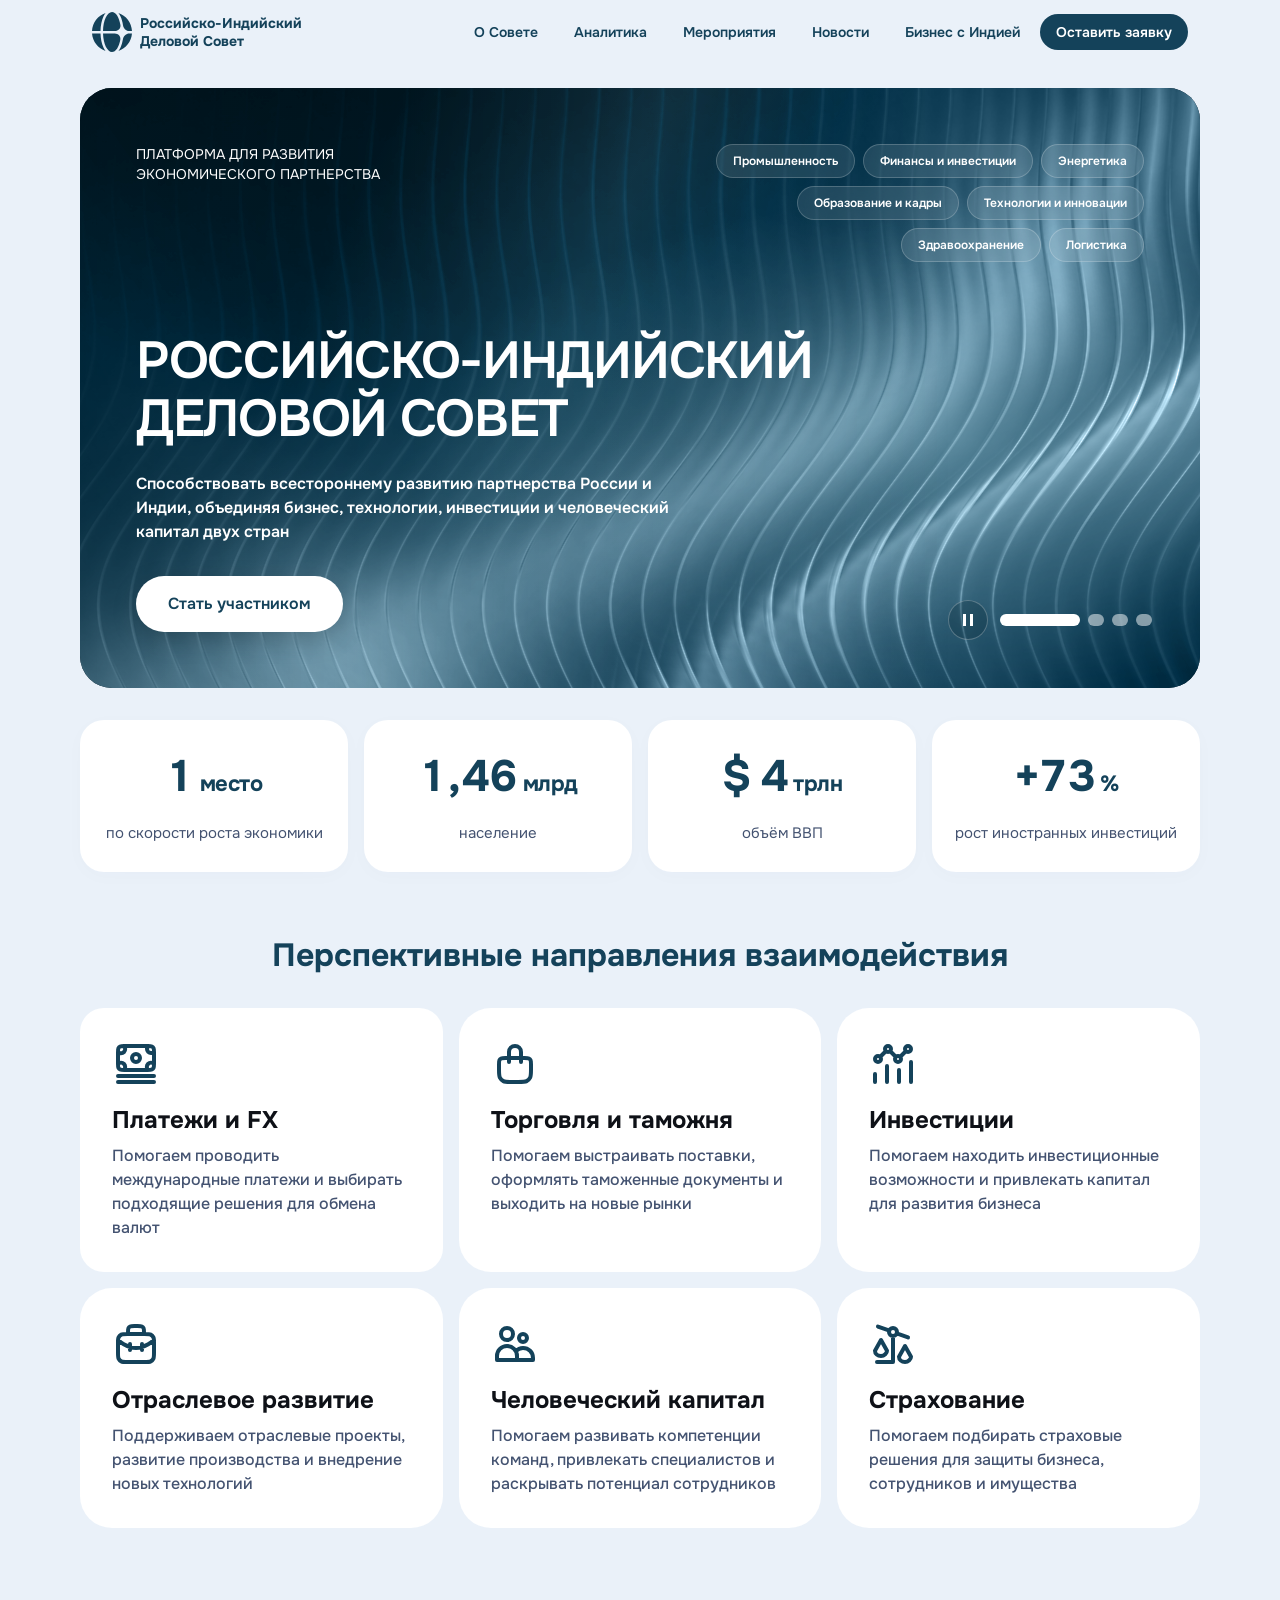
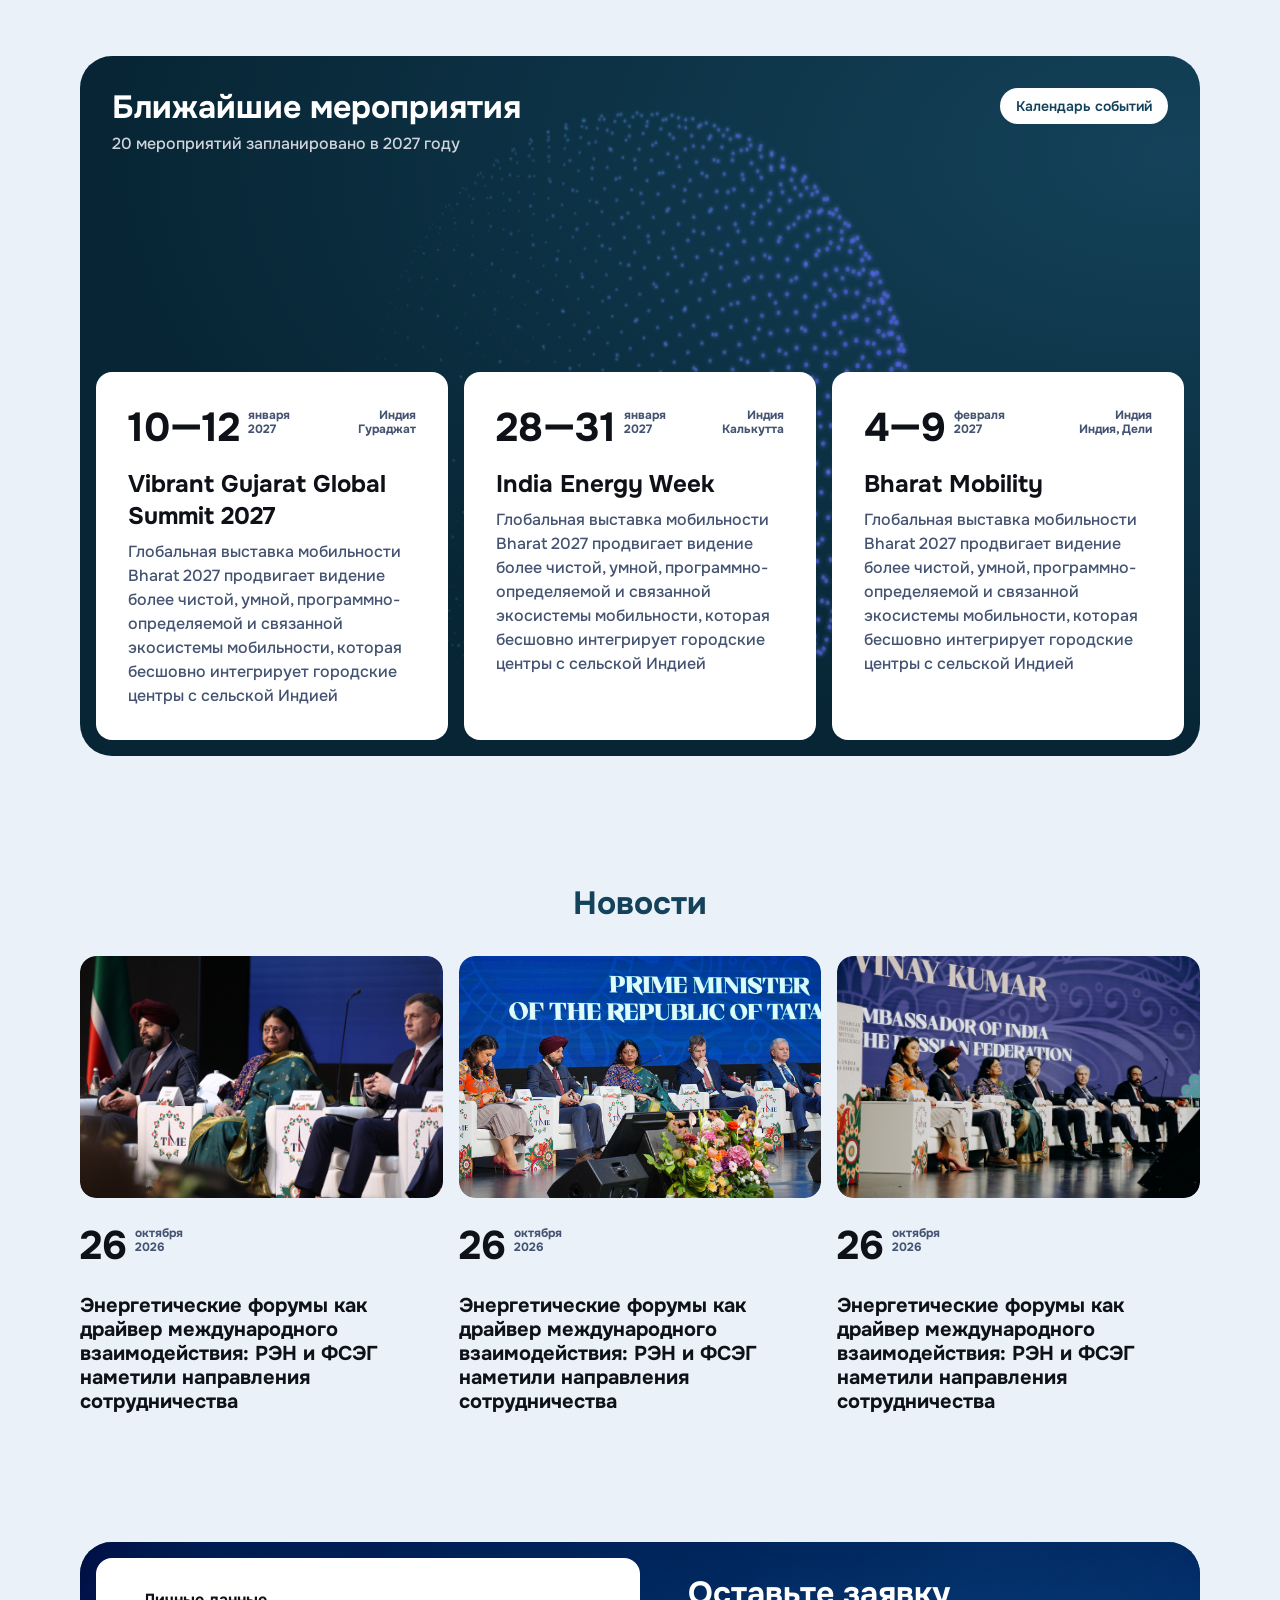
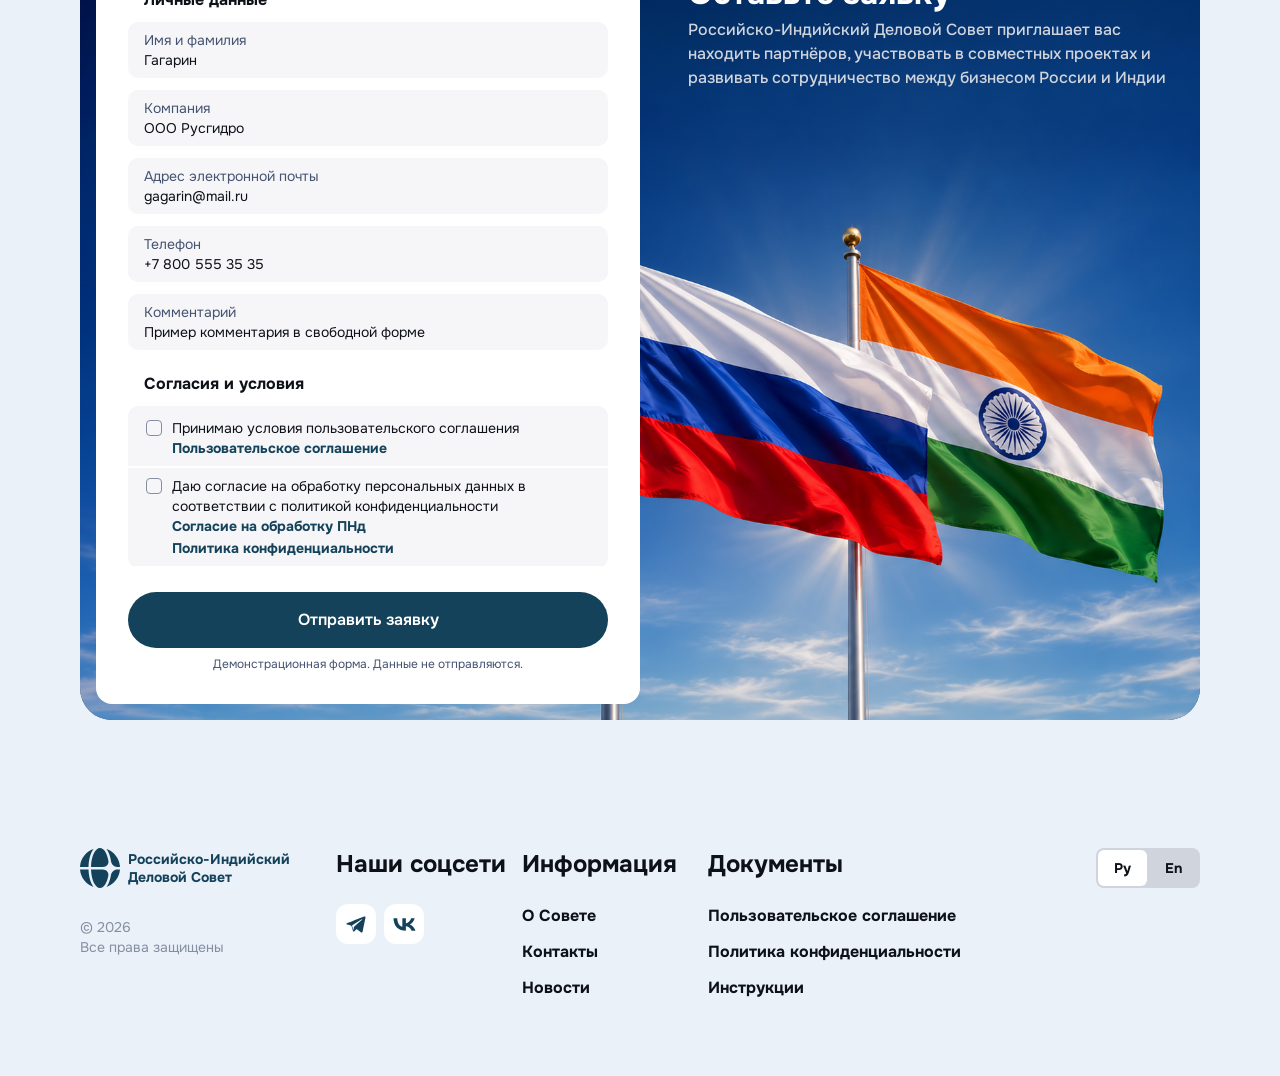
<file: index.html>
<!doctype html>
<html lang="ru"><head><meta charset="UTF-8"><meta name="viewport" content="width=device-width,initial-scale=1"><meta name="description" content="Российско-Индийский Деловой Совет. Платформа для развития экономического партнерства. Визуальный прототип по макету Figma."><meta name="theme-color" content="#14425a"><title>Российско-Индийский Деловой Совет</title><link rel="icon" href="assets/a2a10.svg" type="image/svg+xml"><link rel="stylesheet" href="assets/fonts.css"><link rel="stylesheet" href="styles.css?v=4"><script defer src="app.js?v=4"></script><link rel="stylesheet" href="hero.css?v=5"><script defer src="hero.js?v=5"></script></head>
<body><a class="skip-link" href="#directions">Перейти к содержимому</a>
<header class="header wrap"><a class="brand" href="#home" aria-label="Российско-Индийский Деловой Совет — на главную"><img src="assets/a2a10.svg" alt="" class="" width=40 height=40><span>Российско-Индийский<br>Деловой Совет</span></a><button class="menu-toggle" aria-label="Открыть меню" aria-expanded="false" aria-controls="main-nav"><span></span><span></span><span></span></button><nav id="main-nav" aria-label="Главная навигация"><a href="about.html">О Совете</a><a href="#directions">Аналитика</a><a href="#events">Мероприятия</a><a href="#news">Новости</a><a href="#directions">Бизнес с Индией</a><a class="button small dark" href="#application">Оставить заявку</a></nav></header>
<main>
<section class="hero wrap" data-scene="0" id="home" aria-labelledby="hero-title">
<div class="hero-art" aria-hidden="true"><div class="hero-camera"><img src="assets/9575b.png" alt="" class="hero-image" fetchpriority="high" width="1280" height="720"></div><div class="hero-tint"></div><div class="hero-glow"></div><div class="hero-shade"></div></div>
<p class="eyebrow hero-eyebrow">Платформа для развития<br>экономического партнерства</p>
<div class="hero-topics" aria-label="Направления сотрудничества"><span>Промышленность</span><span>Финансы и инвестиции</span><span>Энергетика</span><span>Образование и кадры</span><span>Технологии и инновации</span><span>Здравоохранение</span><span>Логистика</span></div>
<div class="hero-content"><h1 id="hero-title">Российско-<wbr>Индийский<br>Деловой Совет</h1><p class="intro">Способствовать всестороннему развитию партнерства России и Индии, объединяя бизнес, технологии, инвестиции и человеческий капитал двух стран</p><a class="button light" href="#application">Стать участником</a></div>
<div class="hero-controls" hidden><button class="motion-toggle" type="button" aria-label="Приостановить анимацию" aria-pressed="false"><span class="motion-icon" aria-hidden="true"></span></button><div class="hero-scenes" role="group" aria-label="Ракурс фона"><button type="button" data-scene-select="0" aria-label="Ракурс 1" aria-pressed="true"></button><button type="button" data-scene-select="1" aria-label="Ракурс 2" aria-pressed="false"></button><button type="button" data-scene-select="2" aria-label="Ракурс 3" aria-pressed="false"></button><button type="button" data-scene-select="3" aria-label="Ракурс 4" aria-pressed="false"></button></div></div>
</section>
<section class="stats wrap" id="statistics" aria-label="Индия в цифрах"><article class="stat"><p class="stat-value"><span class="sr-only">1 место</span><span aria-hidden="true" class="stat-number"><strong data-counter="1" data-decimals="0">1</strong><span class="stat-unit">место</span></span></p><h2>по скорости роста экономики</h2></article><article class="stat"><p class="stat-value"><span class="sr-only">1,46 млрд</span><span aria-hidden="true" class="stat-number"><strong data-counter="1.46" data-decimals="2">1,46</strong><span class="stat-unit">млрд</span></span></p><h2>население</h2></article><article class="stat"><p class="stat-value"><span class="sr-only">$ 4 трлн</span><span aria-hidden="true" class="stat-number">$ <strong data-counter="4" data-decimals="0">4</strong><span class="stat-unit">трлн</span></span></p><h2>объём ВВП</h2></article><article class="stat"><p class="stat-value"><span class="sr-only">+73 %</span><span aria-hidden="true" class="stat-number">+<strong data-counter="73" data-decimals="0">73</strong><span class="stat-unit">%</span></span></p><h2>рост иностранных инвестиций</h2></article></section>
<section class="section wrap directions" id="directions"><h2>Перспективные направления взаимодействия</h2><div class="three-grid"><article class="direction"><img src="assets/5c53f.svg" alt="" class="" width=48 height=48 loading=lazy><h3>Платежи и FX</h3><p>Помогаем проводить международные платежи и выбирать подходящие решения для обмена валют</p></article><article class="direction"><img src="assets/ef7f2.svg" alt="" class="" width=48 height=48 loading=lazy><h3>Торговля и таможня</h3><p>Помогаем выстраивать поставки, оформлять таможенные документы и выходить на новые рынки</p></article><article class="direction"><img src="assets/09ffc.svg" alt="" class="" width=48 height=48 loading=lazy><h3>Инвестиции</h3><p>Помогаем находить инвестиционные возможности и привлекать капитал для развития бизнеса</p></article><article class="direction"><img src="assets/afe94.svg" alt="" class="" width=48 height=48 loading=lazy><h3>Отраслевое развитие</h3><p>Поддерживаем отраслевые проекты, развитие производства и внедрение новых технологий</p></article><article class="direction"><img src="assets/ed354.svg" alt="" class="" width=48 height=48 loading=lazy><h3>Человеческий капитал</h3><p>Помогаем развивать компетенции команд, привлекать специалистов и раскрывать потенциал сотрудников</p></article><article class="direction"><img src="assets/9ed53.svg" alt="" class="" width=48 height=48 loading=lazy><h3>Страхование</h3><p>Помогаем подбирать страховые решения для защиты бизнеса, сотрудников и имущества</p></article></div></section>
<section class="section wrap" id="events"><div class="events-panel"><div class="globe-bg"><img src="assets/62371.png" alt="" class="globe" loading=lazy></div><div class="events-heading"><div><h2>Ближайшие мероприятия</h2><p>20 мероприятий запланировано в 2027 году</p></div><button class="button light small" id="calendar-open">Календарь событий</button></div><div class="three-grid event-grid"><article class="event"><div class="event-date"><div class="date"><strong>10—12</strong><span>января <br> 2027</span></div><span class="place">Индия <br> Гураджат</span></div><h3>Vibrant Gujarat Global Summit 2027</h3><p>Глобальная выставка мобильности Bharat 2027 продвигает видение более чистой, умной, программно-определяемой и связанной экосистемы мобильности, которая бесшовно интегрирует городские центры с сельской Индией</p></article><article class="event"><div class="event-date"><div class="date"><strong>28—31</strong><span>января <br> 2027</span></div><span class="place">Индия <br> Калькутта</span></div><h3>India Energy Week</h3><p>Глобальная выставка мобильности Bharat 2027 продвигает видение более чистой, умной, программно-определяемой и связанной экосистемы мобильности, которая бесшовно интегрирует городские центры с сельской Индией</p></article><article class="event"><div class="event-date"><div class="date"><strong>4—9</strong><span>февраля <br> 2027</span></div><span class="place">Индия <br> Индия, Дели</span></div><h3>Bharat Mobility</h3><p>Глобальная выставка мобильности Bharat 2027 продвигает видение более чистой, умной, программно-определяемой и связанной экосистемы мобильности, которая бесшовно интегрирует городские центры с сельской Индией</p></article></div></div></section>
<section class="section wrap news" id="news"><h2>Новости</h2><div class="three-grid"><article class="news-card"><button class="news-open" data-news="0" aria-label="Читать новость"><img src="assets/3deee.png" alt="Выступление на международном форуме" class="" loading=lazy width=416 height=277></button><div class="date"><strong>26</strong><span>октября<br>2026</span></div><h3><button data-news="0">Энергетические форумы как драйвер международного взаимодействия: РЭН и ФСЭГ наметили направления сотрудничества</button></h3></article><article class="news-card"><button class="news-open" data-news="1" aria-label="Читать новость"><img src="assets/289c3.png" alt="Участники делового форума в Индии" class="" loading=lazy width=416 height=277></button><div class="date"><strong>26</strong><span>октября<br>2026</span></div><h3><button data-news="1">Энергетические форумы как драйвер международного взаимодействия: РЭН и ФСЭГ наметили направления сотрудничества</button></h3></article><article class="news-card"><button class="news-open" data-news="2" aria-label="Читать новость"><img src="assets/7b7ad.png" alt="Международная встреча представителей бизнеса" class="" loading=lazy width=416 height=277></button><div class="date"><strong>26</strong><span>октября<br>2026</span></div><h3><button data-news="2">Энергетические форумы как драйвер международного взаимодействия: РЭН и ФСЭГ наметили направления сотрудничества</button></h3></article></div></section>
<section class="section wrap" id="application"><div class="application-panel"><img src="assets/76eee.png" alt="" class="flags" loading=lazy><form id="application-form"><fieldset><legend>Личные данные</legend><div class="fields"><label class="field"><span>Имя и фамилия</span><input name="name" type="text" placeholder="Гагарин" autocomplete="name" required></label><label class="field"><span>Компания</span><input name="company" type="text" placeholder="ООО Русгидро" autocomplete="organization" required></label><label class="field"><span>Адрес электронной почты</span><input name="email" type="email" placeholder="gagarin@mail.ru" autocomplete="email" required></label><label class="field"><span>Телефон</span><input name="phone" type="tel" placeholder="+7 800 555 35 35" autocomplete="tel" ></label><label class="field"><span>Комментарий</span><input name="comment" type="text" placeholder="Пример комментария в свободной форме" autocomplete="off" ></label></div></fieldset><fieldset><legend>Согласия и условия</legend><div class="agreements"><div class="agreement"><label><input type="checkbox" name="terms" required><span>Принимаю условия пользовательского соглашения</span></label><button type="button" class="text-link" data-document="Пользовательское соглашение">Пользовательское соглашение</button></div><div class="agreement"><label><input type="checkbox" name="privacy" required><span>Даю согласие на обработку персональных данных в соответствии с политикой конфиденциальности</span></label><div class="legal-links"><button type="button" class="text-link" data-document="Согласие на обработку ПНд">Согласие на обработку ПНд</button><button type="button" class="text-link" data-document="Политика конфиденциальности">Политика конфиденциальности</button></div></div></div></fieldset><button class="button dark submit" type="submit">Отправить заявку</button><p class="demo-note">Демонстрационная форма. Данные не отправляются.</p></form><div class="application-copy"><h2>Оставьте заявку</h2><p>Российско-Индийский Деловой Совет приглашает вас находить партнёров, участвовать в совместных проектах и развивать сотрудничество между бизнесом России и Индии</p></div></div></section>
</main><footer class="section wrap"><div class="footer-grid"><div><a class="brand" href="#home" aria-label="Российско-Индийский Деловой Совет — на главную"><img src="assets/a2a10.svg" alt="" class="" width=40 height=40><span>Российско-Индийский<br>Деловой Совет</span></a><p class="copyright">© 2026<br>Все права защищены</p></div><div><h2>Наши соцсети</h2><div class="socials"><button data-demo="Социальные сети" aria-label="Telegram"><img src="assets/4f549.svg" alt="" class="" width=40 height=40 loading=lazy></button><button data-demo="Социальные сети" aria-label="ВКонтакте"><img src="assets/e9158.svg" alt="" class="" width=40 height=40 loading=lazy></button></div></div><div><h2>Информация</h2><a href="about.html">О Совете</a><button data-demo="Контакты">Контакты</button><a href="#news">Новости</a></div><div class="footer-documents"><h2>Документы</h2><button data-document="Пользовательское соглашение">Пользовательское соглашение</button><button data-document="Политика конфиденциальности">Политика конфиденциальности</button><button data-document="Инструкции">Инструкции</button></div><div class="languages" role="group" aria-label="Язык сайта"><button class="selected" lang="ru" aria-pressed="true" data-lang="ru">Ру</button><button lang="en" aria-pressed="false" data-lang="en">En</button></div></div></footer>
<dialog id="modal" aria-labelledby="modal-title"><button class="modal-close" aria-label="Закрыть окно">×</button><h2 id="modal-title"></h2><div id="modal-content"></div></dialog>
</body></html>
</file>
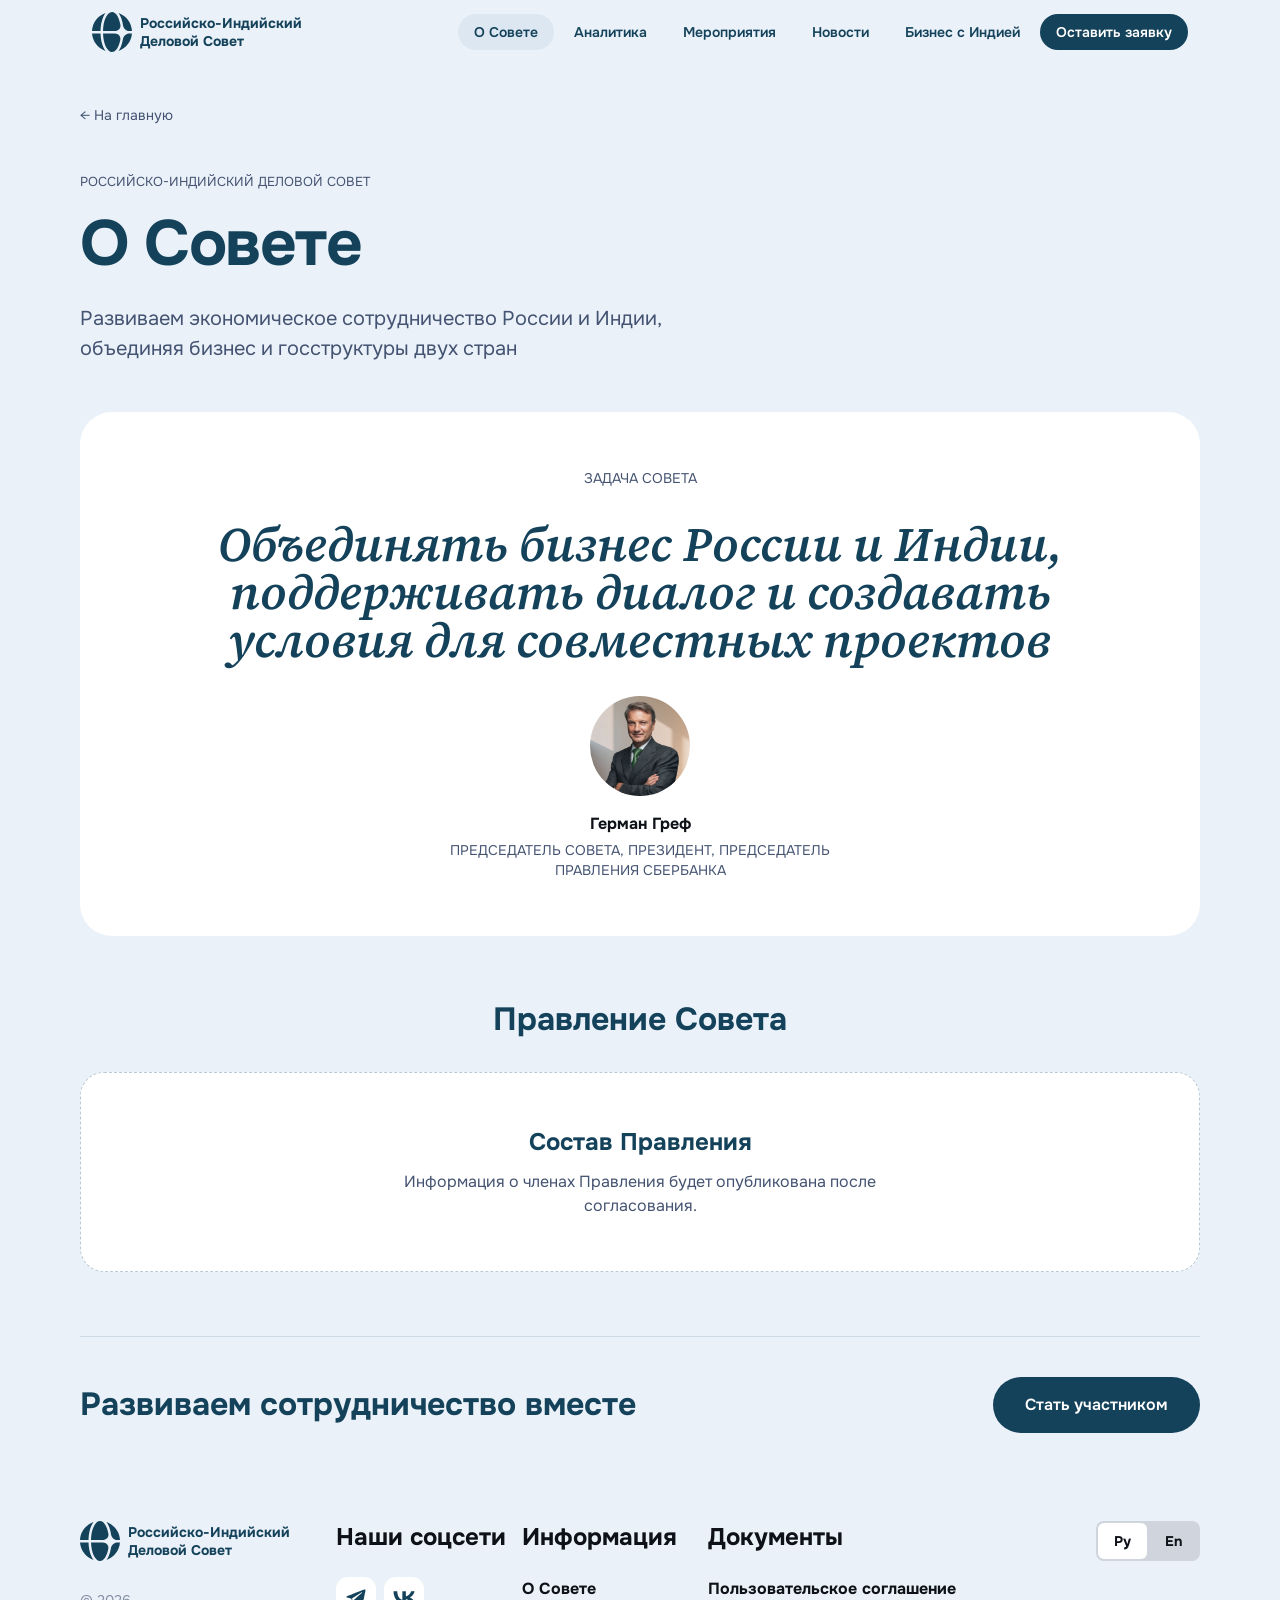
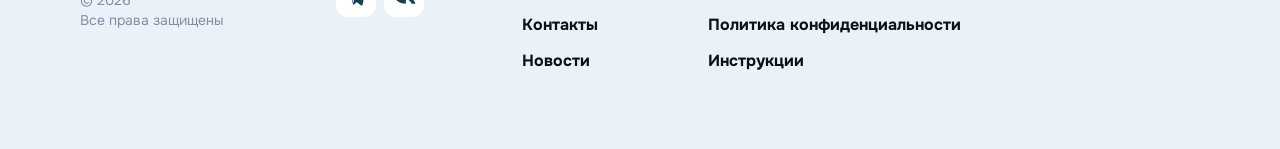
<file: about.html>
<!doctype html>
<html lang="ru"><head><meta charset="UTF-8"><meta name="viewport" content="width=device-width,initial-scale=1"><meta name="description" content="Российско-Индийский Деловой Совет. Платформа для развития экономического партнерства. Визуальный прототип по макету Figma."><meta name="theme-color" content="#14425a"><title>О Совете — Российско-Индийский Деловой Совет</title><link rel="icon" href="assets/a2a10.svg" type="image/svg+xml"><link rel="stylesheet" href="assets/fonts.css"><link rel="stylesheet" href="styles.css?v=4"><script defer src="app.js?v=4"></script><link rel="stylesheet" href="hero.css?v=5"></head>
<body class="about-page"><a class="skip-link" href="#about">Перейти к содержимому</a><header class="header wrap"><a class="brand" href="index.html#home" aria-label="Российско-Индийский Деловой Совет — на главную"><img src="assets/a2a10.svg" alt="" class="" width=40 height=40><span>Российско-Индийский<br>Деловой Совет</span></a><button class="menu-toggle" aria-label="Открыть меню" aria-expanded="false" aria-controls="main-nav"><span></span><span></span><span></span></button><nav id="main-nav" aria-label="Главная навигация"><a href="about.html" aria-current="page">О Совете</a><a href="index.html#directions">Аналитика</a><a href="index.html#events">Мероприятия</a><a href="index.html#news">Новости</a><a href="index.html#directions">Бизнес с Индией</a><a class="button small dark" href="index.html#application">Оставить заявку</a></nav></header>
<main id="main-content"><section class="about-intro wrap"><a class="back-link" href="index.html">← <span>На главную</span></a><p class="eyebrow">Российско-Индийский Деловой Совет</p><h1>О Совете</h1><p class="about-description">Развиваем экономическое сотрудничество России и Индии, объединяя бизнес и госструктуры двух стран</p></section>
<section class="section wrap about" id="about"><div class="about-inner"><p class="eyebrow">Задача Совета</p><blockquote>Объединять бизнес России и Индии, поддерживать диалог и создавать условия для совместных проектов</blockquote><div class="person"><img src="assets/eb673.png" alt="Герман Греф" class="" width=100 height=100 loading=lazy><p class="person-name">Герман Греф</p><p class="person-role">Председатель Совета, Президент, Председатель Правления Сбербанка</p></div></div></section>
<section class="section wrap board" id="board"><h2>Правление Совета</h2><div class="board-placeholder"><p class="board-label">Состав Правления</p><p>Информация о членах Правления будет опубликована после согласования.</p></div></section>
<section class="wrap about-cta"><h2>Развиваем сотрудничество вместе</h2><a class="button dark" href="index.html#application">Стать участником</a></section></main><footer class="section wrap"><div class="footer-grid"><div><a class="brand" href="index.html#home" aria-label="Российско-Индийский Деловой Совет — на главную"><img src="assets/a2a10.svg" alt="" class="" width=40 height=40><span>Российско-Индийский<br>Деловой Совет</span></a><p class="copyright">© 2026<br>Все права защищены</p></div><div><h2>Наши соцсети</h2><div class="socials"><button data-demo="Социальные сети" aria-label="Telegram"><img src="assets/4f549.svg" alt="" class="" width=40 height=40 loading=lazy></button><button data-demo="Социальные сети" aria-label="ВКонтакте"><img src="assets/e9158.svg" alt="" class="" width=40 height=40 loading=lazy></button></div></div><div><h2>Информация</h2><a href="about.html">О Совете</a><button data-demo="Контакты">Контакты</button><a href="index.html#news">Новости</a></div><div class="footer-documents"><h2>Документы</h2><button data-document="Пользовательское соглашение">Пользовательское соглашение</button><button data-document="Политика конфиденциальности">Политика конфиденциальности</button><button data-document="Инструкции">Инструкции</button></div><div class="languages" role="group" aria-label="Язык сайта"><button class="selected" lang="ru" aria-pressed="true" data-lang="ru">Ру</button><button lang="en" aria-pressed="false" data-lang="en">En</button></div></div></footer>
<dialog id="modal" aria-labelledby="modal-title"><button class="modal-close" aria-label="Закрыть окно">×</button><h2 id="modal-title"></h2><div id="modal-content"></div></dialog>
</body></html>
</file>
<file: assets/fonts.css>
@font-face {
  font-family: 'Onest';
  font-style: normal;
  font-weight: 400;
  font-display: swap;
  src: url(./font-0.ttf) format('truetype');
}
@font-face {
  font-family: 'Onest';
  font-style: normal;
  font-weight: 500;
  font-display: swap;
  src: url(./font-1.ttf) format('truetype');
}
@font-face {
  font-family: 'Onest';
  font-style: normal;
  font-weight: 600;
  font-display: swap;
  src: url(./font-2.ttf) format('truetype');
}
@font-face {
  font-family: 'Onest';
  font-style: normal;
  font-weight: 700;
  font-display: swap;
  src: url(./font-3.ttf) format('truetype');
}
@font-face {
  font-family: 'Source Serif 4';
  font-style: italic;
  font-weight: 600;
  font-display: swap;
  src: url(./font-4.ttf) format('truetype');
}
</file>
<file: styles.css>
:root{--page:#eaf1f9;--brand:#14425a;--ink:#0e1117;--muted:#445371;--white:#fff;--field:#f6f6f8;font-family:Onest,Arial,sans-serif;color:var(--ink);background:var(--page);font-synthesis:none}
*{box-sizing:border-box}html{scroll-behavior:smooth;scroll-padding-top:24px}body{margin:0}h1,h2,h3,p,blockquote{margin:0}a{color:inherit;text-decoration:none}button,input{font:inherit}button,a,input{-webkit-tap-highlight-color:transparent}button{cursor:pointer}button{color:inherit}button:focus-visible,a:focus-visible,input:focus-visible{outline:3px solid #2c96c7;outline-offset:5px}img{display:block;max-width:100%}button{border:0;background:none;padding:0;text-align:inherit}h2{font-size:32px;line-height:40px;font-weight:700}h3{font-size:24px;line-height:32px;font-weight:700}.wrap{width:calc(100% - 160px);max-width:1280px;margin-inline:auto}.section{padding-block:64px}.section>h2{text-align:center;color:var(--brand);margin-bottom:32px}.button{display:inline-flex;align-items:center;justify-content:center;min-height:56px;padding:16px 32px;border-radius:999px;font-weight:600;font-size:16px;line-height:24px;text-align:center;transition:box-shadow .2s,transform .2s,background .2s}.button:hover{transform:translateY(-2px);box-shadow:0 8px 20px #00182425}.button.small{min-height:36px;padding:8px 16px;font-size:14px;line-height:20px}.dark{background:var(--brand);color:white}.light{background:white;color:var(--brand)}.skip-link{position:fixed;top:8px;left:8px;z-index:20;background:white;padding:12px;border-radius:8px;transform:translateY(-150%)}.skip-link:focus{transform:none}
.hero{height:750px;position:relative;overflow:hidden;border-radius:0 0 64px 64px;background:#001824;color:white}.hero-image{position:absolute;top:0;left:0;width:100%;height:980px;max-width:none;object-fit:fill}.hero-tint{position:absolute;inset:0;background:var(--brand);mix-blend-mode:color;pointer-events:none}.header{position:relative;z-index:5;display:flex;align-items:center;justify-content:space-between;background:var(--page);border-radius:0 0 24px 24px;padding:12px;color:var(--brand);min-height:64px}.brand{display:inline-flex;align-items:center;gap:8px;flex-shrink:0;font-size:14px;line-height:16px;font-weight:700;color:var(--brand)}.brand img{flex-shrink:0}.header nav{display:flex;align-items:center;gap:4px}.header nav>a:not(.button){font-size:14px;line-height:20px;font-weight:600;padding:8px 16px;border-radius:20px}.header nav>a:hover:not(.button){background:#dce7f2}.menu-toggle{display:none}.hero-content{position:relative;z-index:1;max-width:500px;margin:56px auto 0;text-align:center;display:flex;align-items:center;flex-direction:column}.eyebrow{text-transform:uppercase;font-weight:400}.hero-content .eyebrow{font-size:12px;line-height:16px;margin-bottom:24px}.hero h1{font-size:56px;line-height:64px;font-weight:600;letter-spacing:-1px;text-transform:uppercase}.hero .intro{font-size:16px;line-height:24px;font-weight:600;margin:12px 0 24px}.hero .button{filter:drop-shadow(0 8px 12px #00000026)}.section-dots{position:absolute;z-index:2;left:24px;top:50%;transform:translateY(-50%);display:flex;flex-direction:column;gap:8px;border-radius:999px;padding:4px;background:#001824e6}.section-dots a{width:12px;height:16px;border-radius:999px;background:#ffffff80;position:relative}.section-dots a:before{content:"";position:absolute;inset:-4px -8px}.section-dots .active{height:56px;background:white}.stats{position:absolute;bottom:0;left:0;right:0;display:grid;grid-template-columns:repeat(4,1fr);gap:16px}.stat{background:#0018248f;border-radius:16px 16px 0 0;padding:16px;text-align:center;text-transform:uppercase}.stat p{line-height:40px;letter-spacing:-1px;font-weight:700}.stat strong{font-size:32px}.stat p span{font-size:16px}.stat h2{font-size:12px;line-height:16px;font-weight:400;color:#ffffff8f;margin-top:4px}
.three-grid{display:grid;grid-template-columns:repeat(3,minmax(0,1fr));gap:16px}.direction{padding:32px;border-radius:32px;background:white;min-height:240px}.direction:first-child{border-radius:24px}.direction img{margin-bottom:16px}.direction h3{margin-bottom:8px}.direction p,.event p{font-size:16px;line-height:24px;font-weight:500;color:var(--muted)}.about-inner{max-width:848px;margin-inline:auto;text-align:center;display:flex;align-items:center;flex-direction:column;gap:32px}.about .eyebrow{font-size:14px;line-height:20px;color:var(--muted)}blockquote{font-family:'Source Serif 4',Georgia,serif;font-style:italic;font-weight:600;font-size:48px;line-height:1;color:var(--brand);text-wrap:pretty}.person{width:450px;max-width:100%;display:flex;flex-direction:column;align-items:center}.person img{border-radius:50%;object-fit:cover;margin-bottom:16px}.person-name{font-weight:700;font-size:16px;line-height:24px}.person-role{font-size:14px;line-height:20px;color:var(--muted);text-transform:uppercase;margin-top:4px}
.events-panel{height:700px;padding:16px;position:relative;overflow:hidden;border-radius:32px;background:radial-gradient(ellipse at 98% 14%,#14425a,#072534 70%);display:flex;flex-direction:column;justify-content:space-between}.globe-bg{position:absolute;bottom:-1px;left:0;width:100%;height:816px;overflow:hidden}.globe{position:absolute;left:0;top:-4.26%;width:100%;height:126.61%;max-width:none}.events-heading{position:relative;display:flex;align-items:flex-start;gap:10px;padding:16px;color:white}.events-heading>div{flex:1}.events-heading p{font-size:16px;line-height:24px;font-weight:500;color:#d0d4dc;margin-top:4px}.event-grid{position:relative}.event{padding:32px;background:white;border-radius:16px}.event-date{display:flex;gap:10px;align-items:flex-start;margin-bottom:16px}.date{display:flex;gap:8px;align-items:flex-start}.date strong{font-size:40px;line-height:48px;font-weight:700;white-space:nowrap}.date span,.place{font-size:12px;line-height:14px;font-weight:700;color:var(--muted);padding-top:4px}.place{margin-left:auto;text-align:right}.event h3{margin-bottom:8px}.news-card{display:flex;flex-direction:column;gap:24px;align-items:flex-start}.news-open{width:100%;border-radius:16px;overflow:hidden}.news-open img{width:100%;height:auto;aspect-ratio:3/2;object-fit:cover;border-radius:16px;transition:transform .3s}.news-open:hover img{transform:scale(1.025)}.news-card h3{font-size:20px;line-height:24px}.news-card h3 button:hover{color:var(--brand);text-decoration:underline;text-underline-offset:4px}
.application-panel{display:flex;gap:32px;padding:16px;position:relative;overflow:hidden;border-radius:32px;background:#14425a}.flags{position:absolute;right:-16.2px;top:0;height:100%;width:auto;max-width:none;aspect-ratio:1824/944}.application-panel form{flex:1;min-width:0;position:relative;background:white;border-radius:16px;padding:32px;display:flex;flex-direction:column;gap:24px}.application-copy{position:relative;flex:1;min-width:0;padding:16px;color:white}.application-copy p{font-weight:500;font-size:16px;line-height:24px;color:#d0d4dc;margin-top:4px}fieldset{border:0;padding:0;margin:0;min-width:0}legend{padding:0 16px;margin-bottom:12px;font-weight:700;font-size:16px;line-height:20px}.fields{display:grid;gap:12px}.field{height:56px;padding:8px 16px;background:var(--field);border-radius:10px;display:flex;flex-direction:column;font-size:14px;line-height:20px;transition:box-shadow .2s}.field:focus-within{box-shadow:0 0 0 2px var(--brand)}.field>span{color:var(--muted)}.field input{color:var(--ink);width:100%;background:transparent;border:0;padding:0;line-height:20px;outline:none}.field input::placeholder{color:var(--ink);opacity:1}.field:has(input:focus)::placeholder{opacity:.5}.agreements{overflow:hidden;border-radius:10px}.agreement{background:var(--field);padding:8px 16px;border-bottom:2px solid white;font-size:14px;line-height:20px}.agreement:first-child{padding-top:12px}.agreement>label{display:flex;align-items:flex-start;gap:8px;cursor:pointer}.agreement input{appearance:none;width:16px;height:16px;flex:0 0 16px;border:1.5px solid #858fa3;border-radius:4px;margin:2px;cursor:pointer}.agreement input:checked{border-color:var(--brand);background:var(--brand) url('assets/4bd5b.svg') center/14px 14px no-repeat}.text-link{font-size:14px;line-height:20px;color:var(--brand);font-weight:700}.agreement>.text-link{margin-left:28px}.legal-links{display:flex;flex-wrap:wrap;gap:2px 16px;margin-left:28px}.text-link:hover{text-decoration:underline}.submit{width:100%}.demo-note{font-size:12px;line-height:16px;color:var(--muted);text-align:center;margin-top:-16px}.footer-grid{display:grid;grid-template-columns:200px 200px 200px minmax(220px,1fr) auto;gap:16px;align-items:start}.footer-grid h2{font-size:24px;line-height:32px;margin-bottom:24px}.copyright{font-size:14px;line-height:20px;color:#858fa3;margin-top:24px}.footer-grid>div>a:not(.brand),.footer-grid>div>button{display:block;font-weight:700;font-size:16px;line-height:24px;margin-bottom:12px}.footer-grid>div>a:not(.brand):hover,.footer-grid>div>button:hover{text-decoration:underline}.socials{display:flex;gap:8px}.socials button{border-radius:50%}.languages{display:flex;gap:2px;padding:2px;border-radius:8px;background:#d0d4dc}.footer-grid .languages button{font-size:14px;line-height:20px;font-weight:700;padding:8px 16px;border-radius:6px;margin:0}.languages .selected{background:white}
dialog{width:min(640px,calc(100% - 32px));max-height:85vh;border:0;border-radius:24px;padding:40px;color:var(--ink);box-shadow:0 24px 100px #00182466;background:var(--page)}dialog::backdrop{background:#001824bb;backdrop-filter:blur(4px)}.modal-close{position:absolute;right:12px;top:8px;font-size:32px;line-height:40px;width:40px;text-align:center;border-radius:50%}dialog h2{font-size:26px;line-height:34px;margin-bottom:20px;padding-right:12px}#modal-content{font-size:16px;line-height:24px}#modal-content img{width:100%;border-radius:12px;margin-bottom:20px}#modal-content p+p{margin-top:16px}.calendar-item{padding:16px 0;border-bottom:1px solid #d0d4dc}.calendar-item h3{font-size:20px;line-height:28px}.calendar-item p{color:var(--muted)}.calendar-download{margin-top:24px}
@media(min-width:1441px){.hero-image{height:auto;min-height:980px}.hero{height:750px}}
@media(max-width:1250px){.wrap{width:calc(100% - 80px)}.header nav>a:not(.button){padding-inline:10px}.footer-grid{grid-template-columns:1fr 1fr 1fr 1.7fr}.languages{grid-column:4;justify-self:start}.event{padding:24px}.event-date{flex-wrap:wrap}.date strong{font-size:36px}.events-panel{height:740px}.section-dots{left:12px}.application-panel form{padding:24px}}
@media(max-width:1000px){.wrap{width:calc(100% - 48px)}.header nav{display:none;position:absolute;top:72px;left:0;right:0;flex-direction:column;align-items:stretch;padding:16px;background:var(--page);border-radius:20px;box-shadow:0 16px 40px #00182433}.header nav.open{display:flex}.header nav>a:not(.button){padding:12px 16px}.menu-toggle{display:flex;width:44px;height:40px;flex-direction:column;gap:5px;align-items:center;justify-content:center;border-radius:12px}.menu-toggle span{width:22px;height:2px;background:var(--brand)}.hero h1{font-size:52px;line-height:60px}.three-grid{grid-template-columns:repeat(2,minmax(0,1fr))}.event-grid{grid-template-columns:repeat(3,minmax(0,1fr))}.event{padding:20px}.event h3{font-size:20px;line-height:28px}.event p{font-size:14px;line-height:20px}.event-date{display:block}.event-date .place{display:block;text-align:left;margin-top:4px}.date strong{font-size:32px;line-height:40px}.events-panel{height:760px}.news .three-grid{grid-template-columns:repeat(3,minmax(0,1fr))}.news-card h3{font-size:17px;line-height:23px}.application-panel{gap:16px}.application-panel form{flex:1.2}.application-copy{flex:1;padding:16px 8px}.application-copy h2{font-size:28px;line-height:36px}.flags{right:-130px}.footer-grid{grid-template-columns:repeat(2,minmax(0,1fr));row-gap:40px}.languages{grid-column:auto}.section-dots{left:4px}.section-dots a{width:8px}}
@media(max-width:650px){html{scroll-padding-top:16px}.wrap{width:calc(100% - 32px)}.section{padding-block:40px}h2{font-size:26px;line-height:34px}.section>h2{margin-bottom:24px}.hero{height:790px;border-radius:0 0 32px 32px}.hero-image{width:1050px;height:790px;left:50%;transform:translateX(-50%);object-fit:fill}.hero-content{max-width:none;margin:48px 24px 0}.hero-content .eyebrow{margin-bottom:24px;font-size:10px;line-height:14px}.hero h1{font-size:clamp(30px,8.2vw,44px);line-height:1.15;letter-spacing:-.7px}.hero .intro{font-size:14px;line-height:22px;max-width:380px;margin-top:16px}.hero .button{font-size:14px;min-height:52px;padding:14px 28px}.section-dots{display:none}.stats{grid-template-columns:repeat(2,minmax(0,1fr));gap:8px}.stat{padding:12px 8px;border-radius:12px 12px 0 0;min-height:104px}.stat:nth-child(-n+2){border-radius:12px}.stat strong{font-size:28px}.stat p{line-height:32px}.stat h2{font-size:10px;line-height:14px}.three-grid,.news .three-grid,.event-grid{grid-template-columns:1fr}.direction{padding:24px;min-height:0;border-radius:24px!important}.direction h3{font-size:22px;line-height:30px}.direction p{font-size:15px;line-height:23px}.about-inner{gap:24px}blockquote{font-size:34px;line-height:1.05}.about .eyebrow{font-size:12px}.person-role{font-size:12px;line-height:18px;max-width:330px}.person img{width:80px;height:80px}.events-panel{height:auto;min-height:0;padding:12px;border-radius:24px;gap:120px}.events-heading{padding:12px;flex-direction:column;gap:16px}.events-heading h2{font-size:25px;line-height:32px}.events-heading p{font-size:14px;line-height:22px}.globe-bg{height:816px;top:0;bottom:auto;width:900px;left:50%;transform:translateX(-50%)}.event{padding:24px}.event-date{display:flex;flex-wrap:nowrap}.event-date .place{margin-left:auto;margin-top:0;text-align:right}.event h3{font-size:24px;line-height:32px}.event p{font-size:15px;line-height:23px}.event .date strong{font-size:36px;line-height:44px}.news .three-grid{gap:40px}.news-card{gap:16px}.news-card h3{font-size:20px;line-height:26px}.news-card .date strong{font-size:40px;line-height:48px}.application-panel{flex-direction:column;padding:12px;border-radius:24px;gap:24px}.application-panel form{order:2;flex:auto;width:100%;padding:20px 16px;gap:24px}.application-copy{order:1;padding:12px;min-height:230px;flex:auto}.application-copy h2{font-size:28px;line-height:36px}.application-copy p{font-size:15px;line-height:23px}.flags{height:420px;right:-65px}.agreement{padding-inline:12px}.agreement,.text-link{font-size:12px;line-height:18px}.legal-links{gap:4px}.footer-grid{gap:32px 20px}.footer-grid h2{font-size:20px;line-height:28px;margin-bottom:16px}.footer-grid>div>a:not(.brand),.footer-grid>div>button{font-size:14px;line-height:22px}.footer-documents{grid-column:1/-1}.languages{justify-self:start}.footer-grid>.languages{grid-column:2;grid-row:3}.footer-grid>div:first-child{grid-column:1/-1}.copyright{margin-top:16px}.footer-grid>div:nth-child(3){grid-column:2;grid-row:2}.footer-documents{padding-right:100px}dialog{padding:32px 24px}dialog h2{font-size:23px;line-height:30px}.brand{font-size:13px}}
@media(max-width:650px){.application-copy{background:linear-gradient(145deg,#06234bee,#06234bc7);border-radius:16px;padding:20px}.footer-grid>.languages{grid-column:1;grid-row:4}.footer-documents{padding-right:0}}
.sr-only{position:absolute;width:1px;height:1px;padding:0;margin:-1px;overflow:hidden;clip:rect(0,0,0,0);white-space:nowrap;border:0}
.brand>span{max-width:205px;line-height:18px}.hero{height:640px}.hero-content{max-width:900px}.hero h1{font-size:54px;line-height:62px}.hero .intro{max-width:540px}.stats{position:relative;inset:auto;margin-top:32px;gap:16px}.stat{background:white;border-radius:24px;padding:28px 20px;text-transform:none;min-width:0;box-shadow:0 4px 20px #14425a05}.stat .stat-value{color:var(--brand);line-height:56px;letter-spacing:-1.5px}.stat .stat-number{font-size:44px;white-space:nowrap}.stat strong{font-size:44px;font-variant-numeric:tabular-nums}.stat p .stat-unit{font-size:22px;letter-spacing:-.5px;margin-left:5px}.stat h2{font-size:15px;line-height:22px;color:var(--muted);margin-top:8px;max-width:230px;margin-inline:auto;text-wrap:balance}.footer-grid{grid-template-columns:240px 170px 170px minmax(220px,1fr) auto}.header [aria-current=page]{background:#dce7f2}.about-page .header{background:white}.about-intro{padding-top:40px;padding-bottom:48px}.back-link{font-size:14px;color:var(--muted);display:inline-block;margin-bottom:48px}.back-link:hover{color:var(--brand)}.about-intro .eyebrow{font-size:13px;line-height:20px;color:var(--muted);margin-bottom:16px}.about-intro h1{font-size:64px;line-height:72px;color:var(--brand);margin-bottom:24px;letter-spacing:-1.5px}.about-description{max-width:640px;font-size:20px;line-height:30px;color:var(--muted)}.about-page .about{background:white;border-radius:32px;padding:56px 40px}.board-placeholder{background:white;border-radius:24px;padding:48px;text-align:center;border:1px dashed #b8c9d8;min-height:200px;display:flex;flex-direction:column;justify-content:center;align-items:center;gap:12px}.board-label{font-size:24px;line-height:32px;font-weight:700;color:var(--brand)}.board-placeholder p:last-child{font-size:16px;line-height:24px;color:var(--muted);max-width:500px}.about-cta{display:flex;gap:32px;align-items:center;justify-content:space-between;border-top:1px solid #cedbe7;padding-top:40px;padding-bottom:24px}.about-cta h2{color:var(--brand)}
@media(max-width:1250px){.footer-grid{grid-template-columns:1.2fr 1fr 1fr 1.5fr}.header nav>a:not(.button){padding-inline:8px}.stat{padding:24px 16px}.stat .stat-number,.stat strong{font-size:38px}.stat p .stat-unit{font-size:19px}}
@media(max-width:1100px){.header nav{display:none;position:absolute;top:76px;left:0;right:0;flex-direction:column;align-items:stretch;padding:16px;background:var(--page);border-radius:20px;box-shadow:0 16px 40px #00182433}.header nav.open{display:flex}.header nav>a:not(.button){padding:12px 16px}.menu-toggle{display:flex;width:44px;height:40px;flex-shrink:0;flex-direction:column;gap:5px;align-items:center;justify-content:center;border-radius:12px}.menu-toggle span{width:22px;height:2px;background:var(--brand)}}
@media(max-width:1000px){.hero-content{padding-inline:32px}.hero h1{font-size:46px;line-height:54px}.stats{grid-template-columns:repeat(2,minmax(0,1fr))}.footer-grid{grid-template-columns:repeat(2,minmax(0,1fr))}.about-cta{align-items:flex-start;flex-direction:column}}
@media(max-width:650px){.brand{font-size:11px;gap:8px}.brand>span{max-width:180px;line-height:16px}.hero{height:620px}.hero-content{padding:0;margin:48px 20px 0}.hero h1{font-size:clamp(28px,7.6vw,42px);line-height:1.16;overflow-wrap:normal;hyphens:manual}.hero .intro{max-width:360px}.stats{margin-top:20px;gap:12px}.stat,.stat:nth-child(-n+2){border-radius:20px;padding:20px 10px;min-height:148px}.stat .stat-value{line-height:40px;letter-spacing:-1px}.stat .stat-number,.stat strong{font-size:30px}.stat p .stat-unit{font-size:15px;margin-left:3px}.stat h2{font-size:12px;line-height:18px}.about-intro{padding-top:24px;padding-bottom:32px}.back-link{margin-bottom:32px}.about-intro h1{font-size:42px;line-height:50px}.about-description{font-size:17px;line-height:26px}.about-page .about{padding:32px 20px;border-radius:24px}.board-placeholder{padding:32px 20px}.board-label{font-size:22px;line-height:30px}.about-cta{padding-top:32px;padding-bottom:0}.about-cta .button{width:100%}}
@media(prefers-reduced-motion:reduce){html{scroll-behavior:auto}*,*:before,*:after{animation:none!important;transition:none!important}}
</file>
<file: hero.css>
/* Desktop 16 composition, adapted to the approved Council name and copy. */
.header,.about-page .header{background:var(--page);min-height:64px;border-radius:0;padding:12px}
.hero{height:600px;margin-top:24px;border-radius:32px;isolation:isolate}
.hero-art{position:absolute;inset:0;overflow:hidden;z-index:-1;pointer-events:none;background:#052633}
.hero-camera{position:absolute;inset:-6%;transform:translate3d(0,0,0) scale(1);transition:transform 5s cubic-bezier(.3,0,.3,1);will-change:transform}
.hero .hero-image{position:absolute;inset:0;width:100%;height:100%;min-height:0;object-fit:cover;max-width:none;transform:scaleX(-1);animation:glass-drift 18s ease-in-out infinite alternate}
.hero-glass{position:absolute;inset:0;width:100%;height:100%;display:none}
.has-glass-motion .hero-glass{display:block}
.hero .has-glass-motion .hero-image{visibility:hidden;animation-play-state:paused}
.hero-tint{background:#14425a}
.hero-glow{position:absolute;inset:-45%;background:radial-gradient(ellipse at 65% 55%,#b7ecff70,transparent 28%),linear-gradient(115deg,transparent 36%,#8ed8f830 46%,transparent 54%);mix-blend-mode:screen;animation:light-flow 12s ease-in-out infinite alternate;opacity:.65;will-change:transform}
.hero-shade{position:absolute;inset:0;background:linear-gradient(90deg,#00171f4d,transparent 78%)}
.hero[data-scene="1"] .hero-camera{transform:translate3d(-3%,2%,0) scale(1.12)}
.hero[data-scene="2"] .hero-camera{transform:translate3d(3%,-2%,0) scale(1.2)}
.hero[data-scene="3"] .hero-camera{transform:translate3d(-1%,-2%,0) scale(1.07)}
.hero-eyebrow{position:absolute;left:56px;top:56px;font-size:14px;line-height:20px;max-width:300px}
.hero-topics{position:absolute;right:56px;top:56px;width:471px;display:flex;flex-wrap:wrap;justify-content:flex-end;gap:8px}
.hero-topics span{padding:8px 16px;border-radius:999px;background:#ffffff1a;border:1px solid #ffffff33;backdrop-filter:blur(20px);font-size:12px;line-height:16px;font-weight:600;white-space:nowrap}
.hero .hero-content{position:absolute;left:56px;right:56px;bottom:56px;width:auto;max-width:740px;margin:0;padding:0;text-align:left;align-items:flex-start}
.hero h1{font-size:52px;line-height:1.12;letter-spacing:-1.3px;max-width:100%}
.hero .intro{max-width:570px;font-size:16px;line-height:24px;margin:24px 0 32px}
.hero-controls{position:absolute;right:48px;bottom:48px;display:flex;align-items:center;gap:12px}
.hero-controls[hidden]{display:none}
.hero-scenes{display:flex;gap:8px;align-items:center}
.hero-scenes button{position:relative;width:16px;height:40px;transition:width .6s ease}
.hero-scenes button:before{content:"";position:absolute;left:0;right:0;height:12px;top:14px;border-radius:999px;background:#ffffff80;transition:background .6s}
.hero-scenes button[aria-pressed="true"]{width:80px}
.hero-scenes button[aria-pressed="true"]:before{background:white}
.motion-toggle{width:40px;height:40px;display:grid;place-items:center;border:1px solid #ffffff40;border-radius:50%;background:#05263340}
.motion-icon{display:block;width:10px;height:12px;border-inline:3px solid white}
.motion-toggle[aria-pressed="true"] .motion-icon{width:0;height:0;border:6px solid transparent;border-left:9px solid white;border-right:0;margin-left:3px}
.hero.is-paused .hero-image,.hero.is-paused .hero-glow{animation-play-state:paused}
.hero.is-paused .hero-camera{transition:none}
@keyframes glass-drift{from{transform:scaleX(-1) scale(1.03) translate3d(-1%,1%,0)}to{transform:scaleX(-1) scale(1.1) translate3d(2%,-2%,0)}}
@keyframes light-flow{from{transform:translate3d(-13%,6%,0) rotate(-8deg)}to{transform:translate3d(14%,-8%,0) rotate(8deg)}}
@media(max-width:1250px){.hero h1{font-size:46px}.hero-topics{right:40px;width:440px}.hero-eyebrow{left:40px}.hero .hero-content{left:40px;right:40px}.hero-controls{right:32px}.hero .intro{max-width:550px}}
@media(max-width:1000px){.hero{height:640px}.hero-eyebrow{left:32px;top:32px;font-size:12px;line-height:18px;max-width:220px}.hero-topics{right:32px;top:32px;width:370px;gap:6px}.hero-topics span{padding:7px 12px;font-size:11px;line-height:16px}.hero .hero-content{left:32px;right:32px;bottom:80px;max-width:620px}.hero h1{font-size:44px}.hero-controls{right:28px;bottom:20px}.hero .intro{max-width:550px;margin:20px 0 28px}}
@media(max-width:700px){.hero{height:auto;min-height:680px;margin-top:12px;border-radius:24px;padding:28px 24px 80px;display:flex;flex-direction:column;gap:28px}.hero-eyebrow{position:relative;inset:auto;max-width:none;font-size:11px;line-height:17px}.hero-topics{position:relative;inset:auto;width:100%;justify-content:flex-start;gap:6px}.hero-topics span{font-size:10px;line-height:14px;padding:6px 10px;backdrop-filter:blur(10px)}.hero .hero-content{position:relative;inset:auto;max-width:100%;margin-top:auto}.hero h1{font-size:clamp(26px,7.2vw,44px);letter-spacing:-.7px;line-height:1.14}.hero .intro{font-size:14px;line-height:22px;margin:20px 0 24px;max-width:420px}.hero .button{min-height:52px;padding:14px 28px;font-size:14px}.hero-controls{right:24px;bottom:20px}.hero-scenes button[aria-pressed="true"]{width:56px}.hero .hero-image{object-position:65% center}.hero-shade{background:linear-gradient(90deg,#00171f77,#00171f15)}.hero-camera{inset:-8%}.header{padding:12px 0}.header nav{top:64px}}
@media(prefers-reduced-motion:reduce){.hero .hero-image,.hero-glow{animation:none}.hero-camera,.hero-scenes button,.hero-scenes button:before{transition:none}.motion-toggle{display:none}}
</file>
